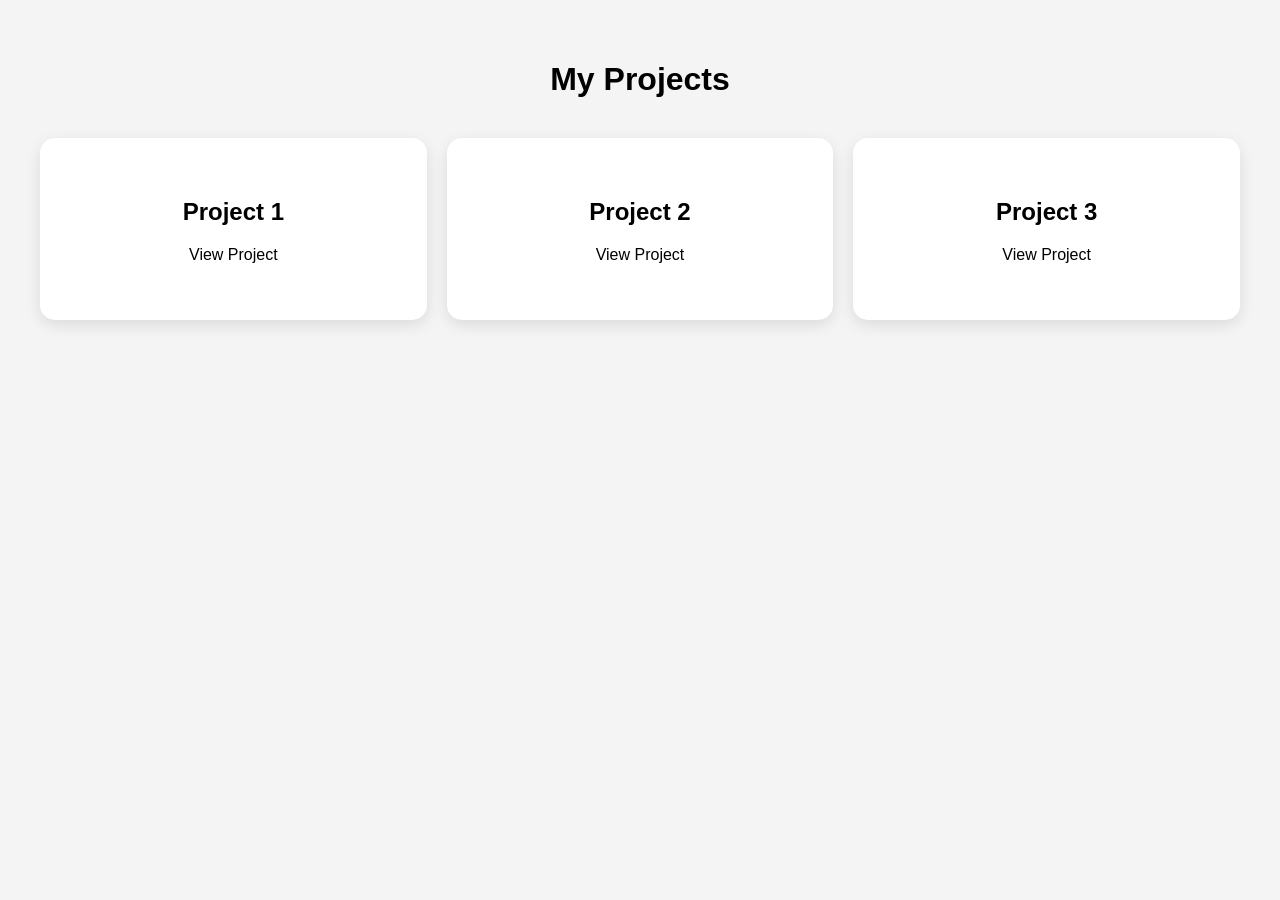
<file: index.html>
<!-- <!doctype html>
<html lang="en">
  <head>
    <meta charset="UTF-8" />
    <meta name="viewport" content="width=device-width, initial-scale=1.0" />
    <title>To-do-list</title>
    <script src="script.js"></script>
    <link rel="stylesheet" href="style.css" />
  </head>
  <body>
    <div class="container">
      <div class="back">
        <div class="full">
          <div><h1>To Do List</h1></div>
          <a href="./Javascript/">Link 1 </a>
          <div class="back2">
            <input
              type="text"
              id="input"
              placeholder="Add a new task..."
              value=""
            />
            <button id="add-btn" onclick="AddTask()">Create Task</button>
            <div class="task-item">
              <div style="width: max-content">
                <p style="margin: 0" id="output"></p>
              </div>
            </div>
          </div>
          <div class="back3">
            <div id="task-list">
              <div class="buttons">
                <input type="button" onclick="Clear()" value="Delete" />
                <input type="button" onclick="Edit()" value="Edit" />
              </div>
            </div>
            <div>
              <input
                type="text"
                id="input2"
                value=""
              />
              <button id="save-btn" onclick="Save()">Save</button>
            </div>
          </div>
        </div>
      </div>
    </div>
  </body>
</html> -->


<!DOCTYPE html>
<html lang="en">

<head>
    <meta charset="UTF-8" />
    <meta name="viewport" content="width=device-width, initial-scale=1.0" />
    <title>My Projects</title>

    <style>
        body {
            font-family: Arial, sans-serif;
            background: #f4f4f4;
            margin: 0;
            padding: 40px;
        }

        h1 {
            text-align: center;
            margin-bottom: 40px;
        }

        .container {
            display: grid;
            grid-template-columns: repeat(auto-fit, minmax(250px, 1fr));
            gap: 20px;
        }

        .box {
            background: white;
            padding: 40px 20px;
            border-radius: 15px;
            text-align: center;
            text-decoration: none;
            color: black;
            box-shadow: 0 5px 15px rgba(0, 0, 0, 0.1);
            transition: 0.3s;
        }

        .box:hover {
            transform: translateY(-5px);
            background: #007bff;
            color: white;
        }
    </style>
</head>

<body>

    <h1>My Projects</h1>

    <div class="container">

        <a href="./Javascipt/To-do-list/index.html" class="box">
            <h2>Project 1</h2>
            <p>View Project</p>
        </a>

        <a href="./Javascipt/Tip_calculator/index.html" class="box">
            <h2>Project 2</h2>
            <p>View Project</p>
        </a>

        <a href="./Javascipt/Calculator/index.html" class="box">
            <h2>Project 3</h2>
            <p>View Project</p>
        </a>

    </div>

</body>

</html>
</file>
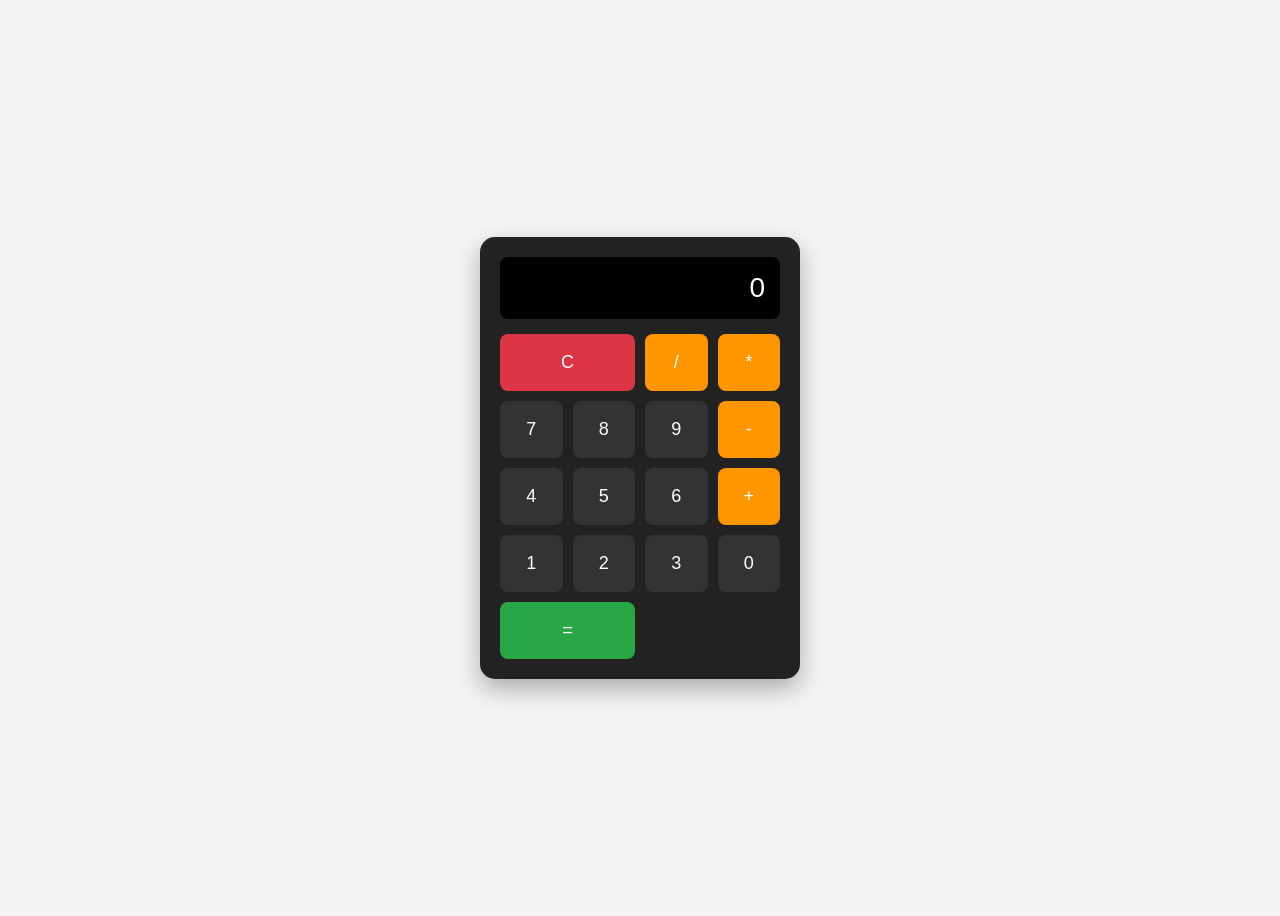
<file: Javascipt/Calculator/index.html>
<!DOCTYPE html>
<html>
<head>
  <title>Simple Calculator UI</title>
  <style>
    body {
      background: #f4f4f4;
      display: flex;
      justify-content: center;
      align-items: center;
      height: 100vh;
      font-family: Arial, sans-serif;
    }

    .calculator {
      background: #222;
      padding: 20px;
      border-radius: 15px;
      width: 280px;
      box-shadow: 0 10px 25px rgba(0,0,0,0.3);
    }

    .display {
      background: #000;
      color: #fff;
      font-size: 28px;
      text-align: right;
      padding: 15px;
      border-radius: 8px;
      margin-bottom: 15px;
      overflow: hidden;
    }

    .buttons {
      display: grid;
      grid-template-columns: repeat(4, 1fr);
      gap: 10px;
    }

    button {
      padding: 18px;
      font-size: 18px;
      border: none;
      border-radius: 8px;
      cursor: pointer;
      transition: 0.2s;
    }

    button:hover {
      opacity: 0.8;
    }

    .number {
      background: #333;
      color: white;
    }

    .operator {
      background: #ff9500;
      color: white;
    }

    .equal {
      background: #28a745;
      color: white;
      grid-column: span 2;
    }

    .clear {
      background: #dc3545;
      color: white;
      grid-column: span 2;
    }
  </style>
</head>
<body>

  <div class="calculator">
    <div class="display" id="Show">0</div>

    <div class="buttons">
      <button class="clear" onclick="clearDisplay()">C</button>
      <button class="operator" onclick="operator('/')">/</button>
      <button class="operator" onclick="operator('*')">*</button>

      <button class="number" onclick="num(7)">7</button>
      <button class="number" onclick="num(8)">8</button>
      <button class="number" onclick="num(9)">9</button>
      <button class="operator" onclick="operator('-')">-</button>

      <button class="number" onclick="num(4)">4</button>
      <button class="number" onclick="num(5)">5</button>
      <button class="number" onclick="num(6)">6</button>
      <button class="operator" onclick="operator('+')">+</button>

      <button class="number" onclick="num(1)">1</button>
      <button class="number" onclick="num(2)">2</button>
      <button class="number" onclick="num(3)">3</button>
      <button class="number" onclick="num(0)">0</button>

      <button class="equal" onclick="calculate()">=</button>
    </div>
  </div>
<script src="./script.js" ></script>
</body>
</html>
</file>
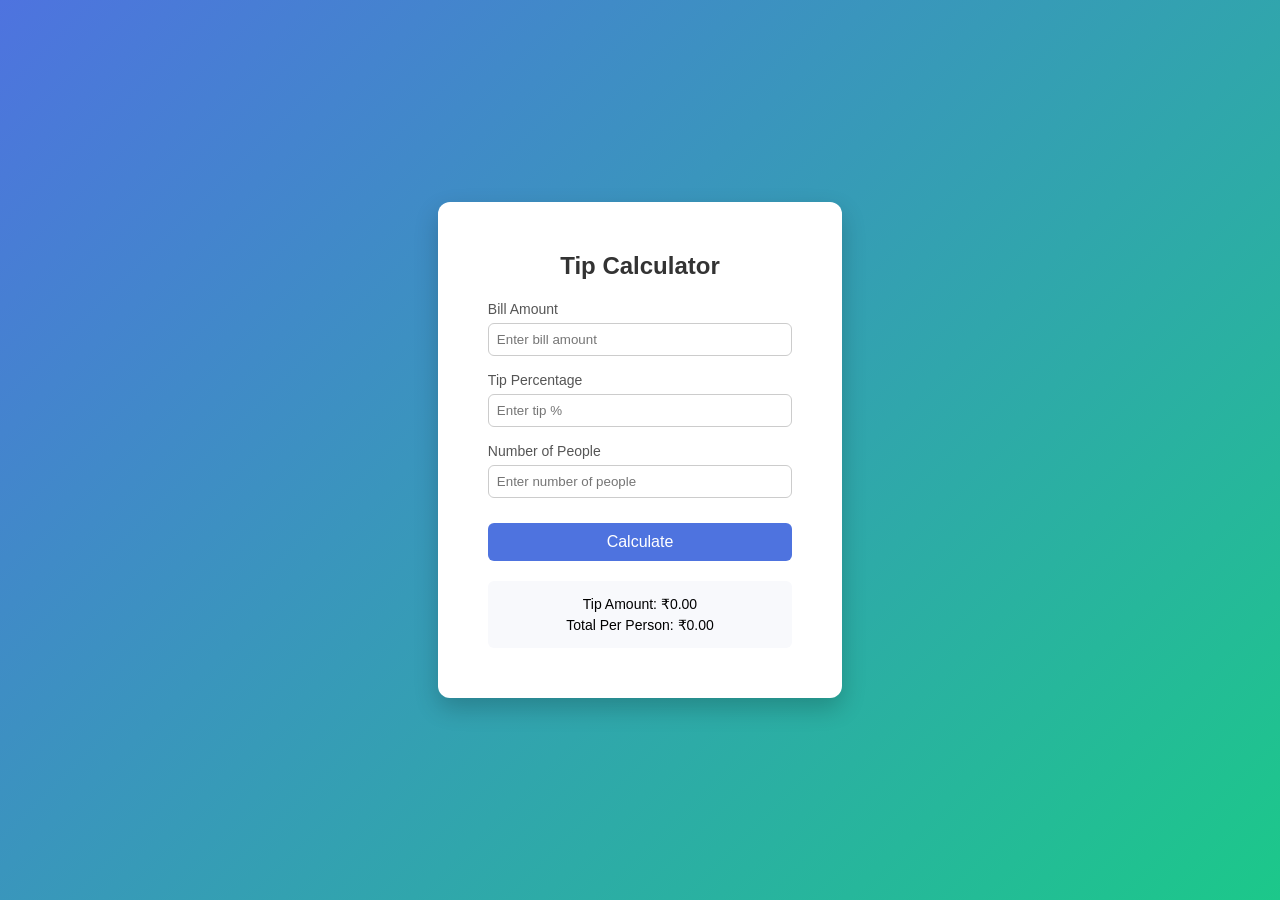
<file: Javascipt/Tip_calculator/index.html>
<!doctype html>
<html lang="en">
  <head>
    <meta charset="UTF-8" />
    <meta name="viewport" content="width=device-width, initial-scale=1.0">
    <title>Tip Calculator</title>
    <link rel="stylesheet" href="style.css" />
  </head>
  <body>
    <div class="container">
      <h2>Tip Calculator</h2>

      <div class="input-group">
        <label>Bill Amount</label>
        <input type="number" placeholder="Enter bill amount" id="BillAmount" />
      </div>

      <div class="input-group">
        <label>Tip Percentage</label>
        <input
          type="number"
          placeholder="Enter tip %"
          id="TipPercentage"
          max="100"
          min="0"
        />
      </div>

      <div class="input-group">
        <label>Number of People</label>
        <input
          type="number"
          placeholder="Enter number of people"
          id="NumberOfPeople"
        />
      </div>

      <button onclick="Calculate()">Calculate</button>

      <div class="result" id="result">
        <p>Tip Amount: <span id="tipAmount">₹0.00</span></p>
        <p>Total Per Person: <span id="totalPerPerson">₹0.00</span></p>
      </div>
    </div>

    <script src="script.js"></script>
  </body>
</html>
</file>
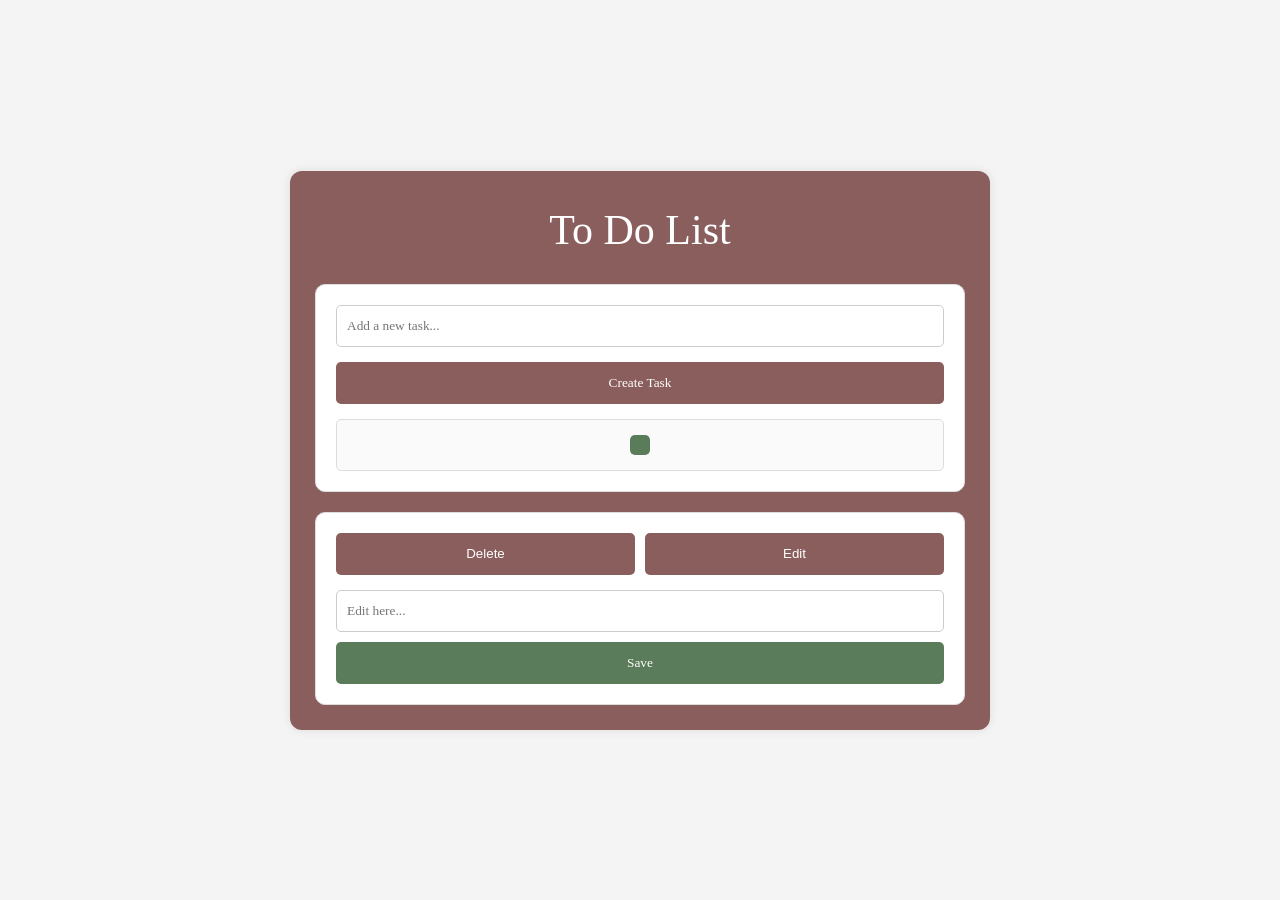
<file: Javascipt/To-do-list/index.html>
<!doctype html>
<html lang="en">

<head>
  <meta charset="UTF-8" />
  <meta name="viewport" content="width=device-width, initial-scale=1.0" />
  <title>To-do-list</title>
  <link rel="stylesheet" href="style.css" />
</head>

<body>
  <div class="container">
    <div class="back">
      <div class="full">
        <div>
          <h1>To Do List</h1>
        </div>
        <div class="back2">
          <input type="text" id="input" placeholder="Add a new task..." value="" />
          <button id="add-btn" onclick="AddTask()">Create Task</button>
          <div class="task-item">
            <div style="width: max-content">
              <p style="margin: 0" id="output"></p>
            </div>
          </div>
        </div>
        <div class="back3">
          <div id="task-list">
            <div class="buttons">
              <input type="button" onclick="Clear()" value="Delete" />
              <input type="button" onclick="Edit()" value="Edit" />
            </div>
          </div>
          <div class="gap">
            <input type="text" id="input2" placeholder="Edit here..." value="" />
            <button id="save-btn" onclick="Save()">Save</button>
          </div>
        </div>
      </div>
    </div>
  </div>
  <script src="script.js"></script>
</body>

</html>
</file>
<file: Javascipt/Tip_calculator/style.css>
* {
    margin: 0;
    padding: 0;
    box-sizing: border-box;
    font-family: Arial, sans-serif;
}

body {
    height: 100vh;
    background: linear-gradient(135deg, #4e73df, #1cc88a);
    display: flex;
    justify-content: center;
    align-items: center;
}

.container {
    background: white;
    padding: 50px;
    /* width: 320px; */
    border-radius: 12px;
    box-shadow: 0 10px 25px rgba(0, 0, 0, 0.2);
    text-align: center;
}

.container h2 {
    margin-bottom: 20px;
    color: #333;
}

.input-group {
    margin-bottom: 15px;
    text-align: left;
}

.input-group label {
    font-size: 14px;
    color: #555;
}

.input-group input {
    width: 100%;
    padding: 8px;
    margin-top: 5px;
    border-radius: 6px;
    border: 1px solid #ccc;
    outline: none;
}

.input-group input:focus {
    border-color: #4e73df;
}

button {
    width: 100%;
    padding: 10px;
    margin-top: 10px;
    border: none;
    border-radius: 6px;
    background: #4e73df;
    color: white;
    font-size: 16px;
    cursor: pointer;
    transition: 0.3s;
}

button:hover {
    background: #2e59d9;
}

.result {
    margin-top: 20px;
    background: #f8f9fc;
    padding: 10px;
    border-radius: 6px;
}

.result p {
    font-size: 14px;
    margin: 5px 0;
}



@media (min-width: 2560px) {
    * {
        font-size: 30px
    }

    .container {
        padding: 60px;

    }
    .input-group input {
        width: 100%;
        padding: 20px;
        margin-top: 5px;
        border-radius: 6px;
        border: 1px solid #ccc;
        outline: none;
        font-size: 30px;
    }

    .input-group label {
        font-size: 30px;
        color: #555;
    }

    .result p {
        font-size: 30px;
    }

    button {
        width: 100%;
        padding: 30px;
        font-size: 30px
    }

}
@media (max-width: 468px) {
    * {
        font-size: 10px
    }

    .container {
        padding: 30px;

    }
    .input-group input {
        width: 100%;
        padding: 10px;
        font-size: 10px;
    }

    .input-group label , .result p {
        font-size: 10px;
    }
    button {
        width: 100%;
        padding: 10px;
        font-size: 10px
    }

}
</file>
<file: Javascipt/To-do-list/style.css>
* {
  margin: 0;
  padding: 0;
  box-sizing: border-box;
}

body {
  background-color: #f4f4f4;
  display: flex;
  justify-content: center;
  font-family: Georgia, "Times New Roman", serif;
  min-height: 100vh;
  padding: 20px;
  overflow-x: hidden;
}

.container {
  width: 100%;
  display: flex;
  justify-content: center;
  align-items: center;
}

.back {
  background-color: #8b5e5e;
  width: 95%;
  max-width: 700px;
  min-height: 500px;
  text-align: center;
  border-radius: 12px;
  padding: 25px;
  box-shadow: 0 0 10px rgba(0, 0, 0, 0.1);
}

.full {
  width: 100%;
  display: flex;
  flex-direction: column;
  gap: 20px;
}

div > h1 {
  color: white;
  font-size: 42px;
  padding: 10px;
  font-weight: normal;
}

.back2,
.back3 {
  background-color: #ffffff;
  width: 100%;
  border-radius: 10px;
  padding: 20px;
  border: 1px solid #ddd;
}

.back2 {
  display: flex;
  flex-direction: column;
  gap: 15px;
}

#input,
#input2 {
  width: 100%;
  height: 42px;
  border-radius: 5px;
  border: 1px solid #ccc;
  padding: 10px;
  font-family: inherit;
}

#input:focus,
#input2:focus {
  outline: none;
  border-color: #8b5e5e;
}

#input:focus::placeholder,
#input2:focus::placeholder {
  color: transparent;
}

#add-btn,
#save-btn {
  width: 100%;
  min-height: 42px;
  border-radius: 5px;
  border: none;
  color: white;
  cursor: pointer;
  font-family: inherit;
  transition: 0.3s;
}

#add-btn {
  background-color: #8b5e5e;
}

#save-btn {
  background-color: #5b7c5b;
}

#add-btn:hover,
#save-btn:hover {
  background-color: #6d4a4a;
}

#add-btn:active,
#save-btn:active {
  transform: scale(0.98);
}

.task-item {
  width: 100%;
  border: 1px solid #ddd;
  padding: 15px;
  border-radius: 5px;
  background-color: #fafafa;
  display: flex;
  justify-content: center;
  align-items: center;
}

#task-list {
  display: flex;
  flex-direction: column;
  gap: 15px;
  list-style: none;
  width: 100%;
}

.buttons {
  display: flex;
  gap: 10px;
  width: 100%;
  margin-bottom: 15px;
}

input[type="button"] {
  flex: 1;
  min-height: 42px;
  background-color: #8b5e5e;
  color: white;
  border: none;
  border-radius: 5px;
  cursor: pointer;
  transition: 0.3s;
}

input[type="button"]:hover {
  background-color: #5b7c5b;
}

p {
  width: 100%;
  padding: 10px;
  border-radius: 5px;
  background-color: #5b7c5b;
  color: white;
  word-break: break-word;
  text-align: center;
}
.gap {
  display: flex;
  gap: 10px;
  flex-direction: column;
}
/* MOBILE */

@media (max-width: 425px) {

  body {
    background-color: #8b5e5e;
    padding: 10px;
  }

  .back {
    width: 100%;
    padding: 20px 15px;
    border-radius: 10px;
    box-shadow: none;
  }

  div > h1 {
    font-size: 34px;
  }

  .back2,
  .back3 {
    padding: 15px;
  }

  .buttons {
    flex-direction: column;
  }

  input[type="button"] {
    width: 100%;
  }
}

/* LARGE SCREEN */

@media (min-width: 2560px) {

  .back {
    max-width: 1000px;
    padding: 60px;
  }

  div > h1 {
    font-size: 80px;
  }

  #input,
  #input2,
  #add-btn,
  #save-btn,
  input[type="button"] {
    min-height: 70px;
    font-size: 28px;
  }

  p {
    font-size: 28px;
  }
}
</file>
